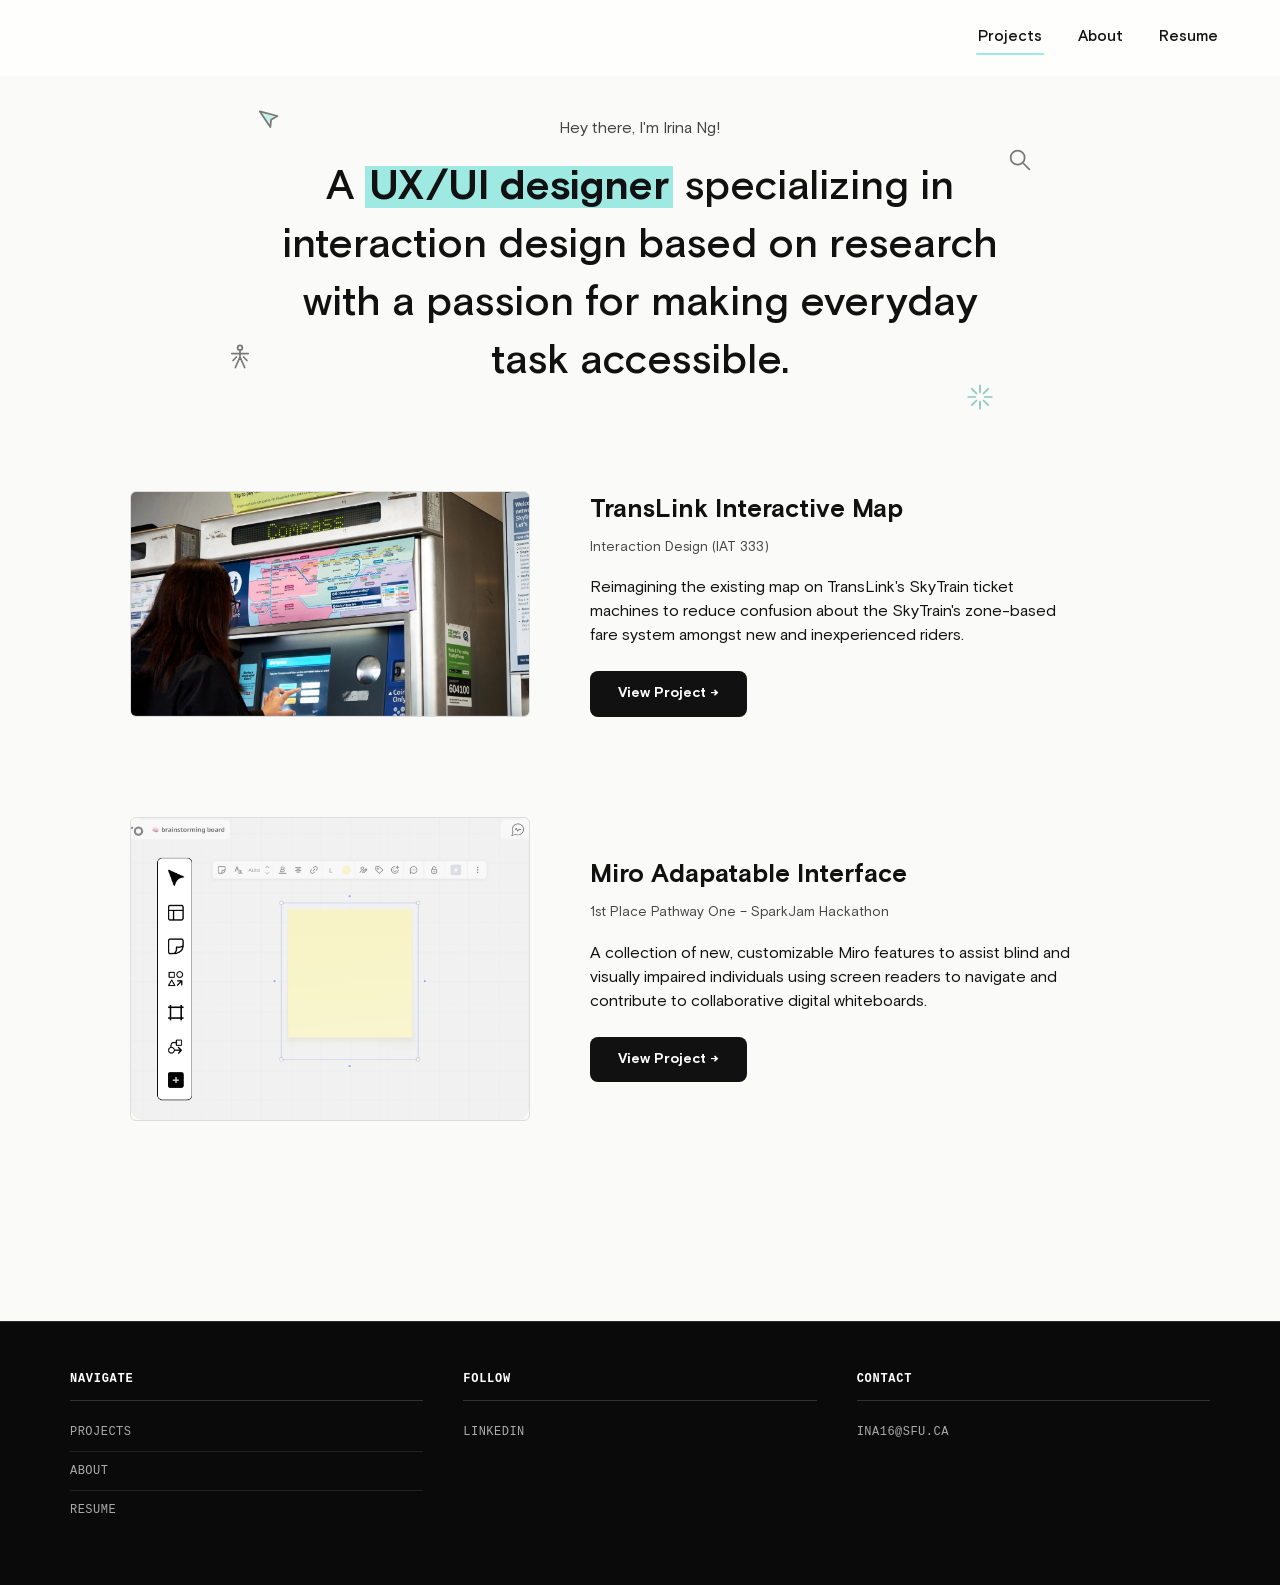
<file: index.html>
<!DOCTYPE html>
<html lang="en">
<head>
<meta charset="UTF-8">
<meta name="viewport" content="width=device-width, initial-scale=1.0">
<title>Irina Ng — Portfolio</title>
<link rel="preconnect" href="https://fonts.googleapis.com">
<link rel="preconnect" href="https://fonts.gstatic.com" crossorigin>
<link href="https://fonts.googleapis.com/css2?family=Quicksand:wght@500;600;700&family=Inter:wght@400;500;600&display=swap" rel="stylesheet">
<link rel="stylesheet" href="css/style.css">
<link rel="stylesheet" href="css/footer.css">
</head>
<body>

<a class="skip-link" href="#main-content">Skip to content</a>

<header class="site-header">
  <nav class="main-nav" aria-label="Primary">
    <a href="#projects" aria-current="page">Projects</a>
    <a href="about.html">About</a>
    <a href="assets/files/Irina-Ng-Resume.pdf" target="_blank" rel="noopener">Resume</a>
  </nav>
</header>

<main id="main-content">
  <section class="hero">
    <svg class="hero-icon hero-icon--cursor" viewBox="0 0 24 24" aria-hidden="true">
      <path d="M5 3l14 7-6 2-2 6-6-15z"/>
    </svg>
    <svg class="hero-icon hero-icon--search" viewBox="0 0 24 24" aria-hidden="true">
      <circle cx="10" cy="10" r="6"/>
      <line x1="15" y1="15" x2="20" y2="20"/>
    </svg>
    <svg class="hero-icon hero-icon--access" viewBox="0 0 24 24" aria-hidden="true">
      <circle cx="12" cy="4" r="2"/>
      <path d="M5 9h14M12 6v6M8 21l4-9 4 9M9 12l-3 3M15 12l3 3"/>
    </svg>
    <svg class="hero-icon hero-icon--spark" viewBox="0 0 24 24" aria-hidden="true">
      <path d="M12 2v6M12 16v6M2 12h6M16 12h6M5 5l4 4M15 15l4 4M5 19l4-4M15 9l4-4"/>
    </svg>

    <p class="hero-greeting">Hey there, I'm Irina Ng!</p>
    <h1 class="hero-title">
      A <span class="highlight">UX/UI designer</span> specializing
      in interaction design based on research with a
      passion for making everyday task accessible.
    </h1>
  </section>

  <section id="projects" class="projects">
    <article class="project">
      <div class="project-image landscape">
        <img src="assets/images/translink-map.png" alt="TransLink Compass ticket machine with interactive map">
      </div>
      <div class="project-info">
        <h2>TransLink Interactive Map</h2>
        <p class="project-tag">Interaction Design (IAT 333)</p>
        <p class="project-desc">
          Reimagining the existing map on TransLink's SkyTrain ticket
          machines to reduce confusion about the SkyTrain's zone-based
          fare system amongst new and inexperienced riders.
        </p>
        <a href="translink-interactive-map.html" class="btn">View Project →</a>
      </div>
    </article>

    <article class="project">
      <div class="project-image portrait">
        <img src="assets/images/miro-interface.png" alt="Miro whiteboard interface with a customizable sticky note toolbar">
      </div>
      <div class="project-info">
        <h2>Miro Adapatable Interface</h2>
        <p class="project-tag">1st Place Pathway One – SparkJam Hackathon</p>
        <p class="project-desc">
          A collection of new, customizable Miro features to assist blind
          and visually impaired individuals using screen readers to
          navigate and contribute to collaborative digital whiteboards.
        </p>
        <a href="miro-adaptive-interface.html" class="btn">View Project →</a>
      </div>
    </article>
  </section>
</main>

<footer class="site-footer">
  <div class="footer-grid">
    <div class="footer-col">
      <h3>Navigate</h3>
      <ul>
        <li><a href="#projects">Projects</a></li>
        <li><a href="about.html">About</a></li>
        <li><a href="assets/files/Irina-Ng-Resume.pdf" target="_blank" rel="noopener">Resume</a></li>
      </ul>
    </div>
    <div class="footer-col">
      <h3>Follow</h3>
      <ul>
        <li><a href="https://www.linkedin.com/in/irina-ng/" target="_blank" rel="noopener">LinkedIn</a></li>
      </ul>
    </div>
    <div class="footer-col">
      <h3>Contact</h3>
      <ul>
        <li><a href="mailto:ina16@sfu.ca">ina16@sfu.ca</a></li>
      </ul>
    </div>
  </div>
</footer>

<script>
  const header = document.querySelector('.site-header');
  const onScroll = () => header.classList.toggle('is-scrolled', window.scrollY > 8);
  document.addEventListener('scroll', onScroll, { passive: true });
  onScroll();
</script>

</body>
</html>
</file>
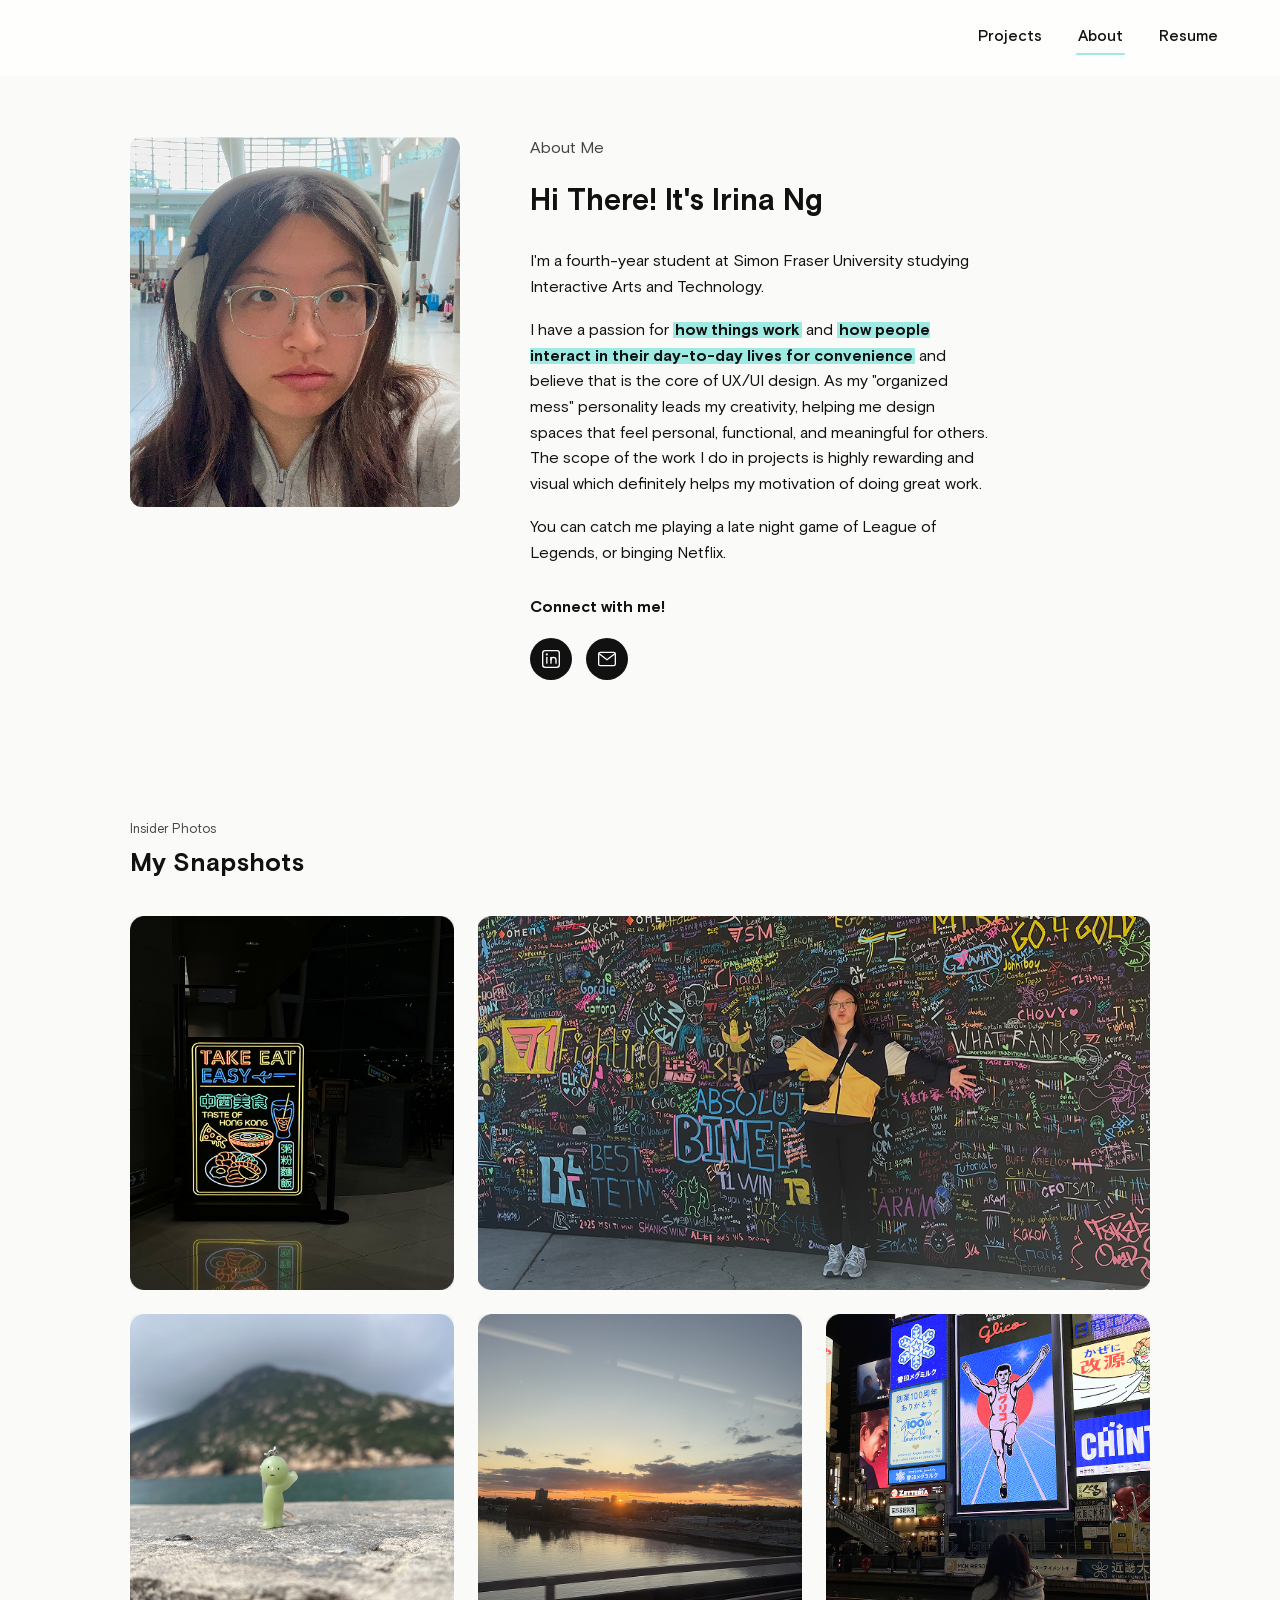
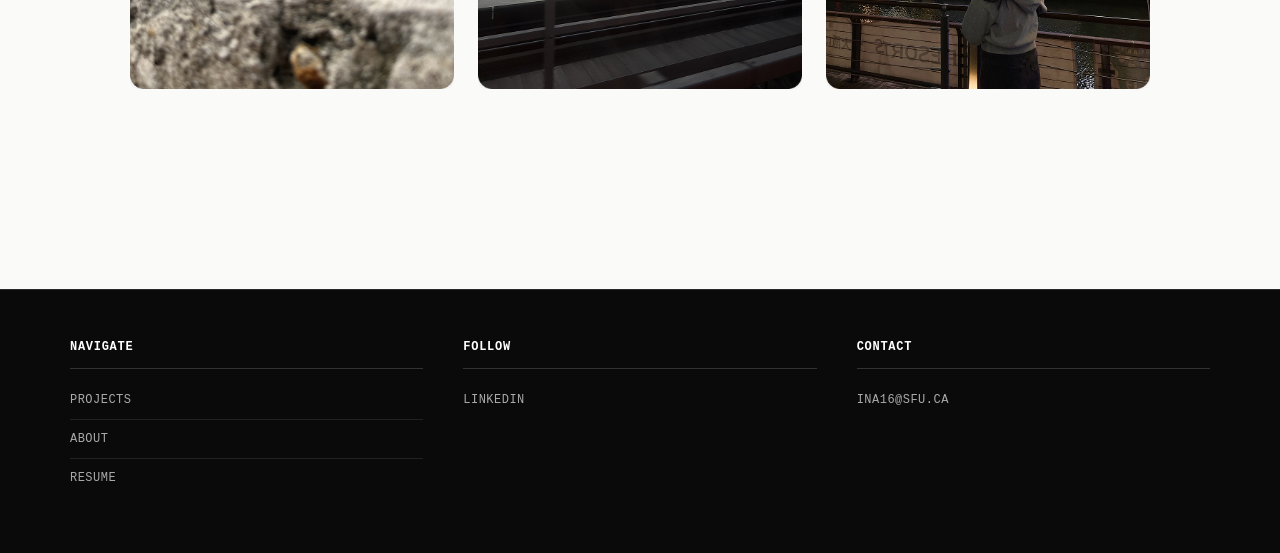
<file: about.html>
<!DOCTYPE html>
<html lang="en">
<head>
<meta charset="UTF-8">
<meta name="viewport" content="width=device-width, initial-scale=1.0">
<title>About — Irina Ng</title>
<link rel="stylesheet" href="css/style.css">
<link rel="stylesheet" href="css/about.css">
<link rel="stylesheet" href="css/footer.css">
</head>
<body>

<a class="skip-link" href="#main-content">Skip to content</a>

<header class="site-header">
  <nav class="main-nav" aria-label="Primary">
    <a href="index.html#projects">Projects</a>
    <a href="about.html" aria-current="page">About</a>
    <a href="assets/files/Irina-Ng-Resume.pdf" target="_blank" rel="noopener">Resume</a>
  </nav>
</header>

<main id="main-content" class="about-page">

  <section class="about-intro">
    <div class="about-photo">
      <img src="assets/images/about-profile.png" alt="Portrait of Irina Ng wearing glasses and headphones">
    </div>
    <div class="about-text">
      <p class="row-label">About Me</p>
      <h1>Hi There! It's Irina Ng</h1>
      <p>
        I'm a fourth-year student at Simon Fraser University studying
        Interactive Arts and Technology.
      </p>
      <p>
        I have a passion for <span class="highlight">how things work</span> and
        <span class="highlight">how people interact in their day-to-day lives
        for convenience</span> and believe that is the core of UX/UI design. As
        my "organized mess" personality leads my creativity, helping me design
        spaces that feel personal, functional, and meaningful for others. The
        scope of the work I do in projects is highly rewarding and visual which
        definitely helps my motivation of doing great work.
      </p>
      <p>
        You can catch me playing a late night game of League of Legends, or
        binging Netflix.
      </p>

      <div class="connect">
        <p class="connect-label">Connect with me!</p>
        <div class="connect-icons">
          <a href="https://www.linkedin.com/in/irina-ng/" target="_blank" rel="noopener" aria-label="Irina's LinkedIn profile" class="connect-icon">
            <svg viewBox="0 0 24 24" aria-hidden="true">
              <rect x="2" y="2" width="20" height="20" rx="3"/>
              <line x1="7" y1="10" x2="7" y2="17"/>
              <circle cx="7" cy="6.5" r="0.5" fill="currentColor"/>
              <line x1="12" y1="10" x2="12" y2="17"/>
              <path d="M12 13c0-1.7 1.3-3 3-3s3 1.3 3 3v4"/>
            </svg>
          </a>
          <a href="mailto:ina16@sfu.ca" aria-label="Email Irina" class="connect-icon">
            <svg viewBox="0 0 24 24" aria-hidden="true">
              <rect x="2" y="4" width="20" height="16" rx="2"/>
              <path d="M3 6l9 7 9-7"/>
            </svg>
          </a>
        </div>
      </div>
    </div>
  </section>

  <section class="about-snapshots">
    <p class="row-label">Insider Photos</p>
    <h2>My Snapshots</h2>

    <div class="snapshot-grid">
      <div class="snapshot tall">
        <img src="assets/images/about-snap-neon-sign.png" alt="Glowing neon sign reading Take Eat Easy, Taste of Hong Kong">
      </div>
      <div class="snapshot wide">
        <img src="assets/images/about-snap-mural.png" alt="Irina standing in front of a colourful graffiti wall">
      </div>
      <div class="snapshot">
        <img src="assets/images/about-snap-figurine.png" alt="Small green figurine on a stone ledge with mountains in the background">
      </div>
      <div class="snapshot">
        <img src="assets/images/about-snap-sunset.png" alt="Sunset over a river seen from a SkyTrain platform">
      </div>
      <div class="snapshot">
        <img src="assets/images/about-snap-osaka.png" alt="Person looking up at neon billboards including the Glico running man sign in Osaka">
      </div>
    </div>
  </section>

</main>

<footer class="site-footer">
  <div class="footer-grid">
    <div class="footer-col">
      <h3>Navigate</h3>
      <ul>
        <li><a href="index.html#projects">Projects</a></li>
        <li><a href="about.html">About</a></li>
        <li><a href="assets/files/Irina-Ng-Resume.pdf" target="_blank" rel="noopener">Resume</a></li>
      </ul>
    </div>
    <div class="footer-col">
      <h3>Follow</h3>
      <ul>
        <li><a href="https://www.linkedin.com/in/irina-ng/" target="_blank" rel="noopener">LinkedIn</a></li>
      </ul>
    </div>
    <div class="footer-col">
      <h3>Contact</h3>
      <ul>
        <li><a href="mailto:ina16@sfu.ca">ina16@sfu.ca</a></li>
      </ul>
    </div>
  </div>
</footer>

<script>
  const header = document.querySelector('.site-header');
  const onScroll = () => header.classList.toggle('is-scrolled', window.scrollY > 8);
  document.addEventListener('scroll', onScroll, { passive: true });
  onScroll();
</script>

</body>
</html>
</file>
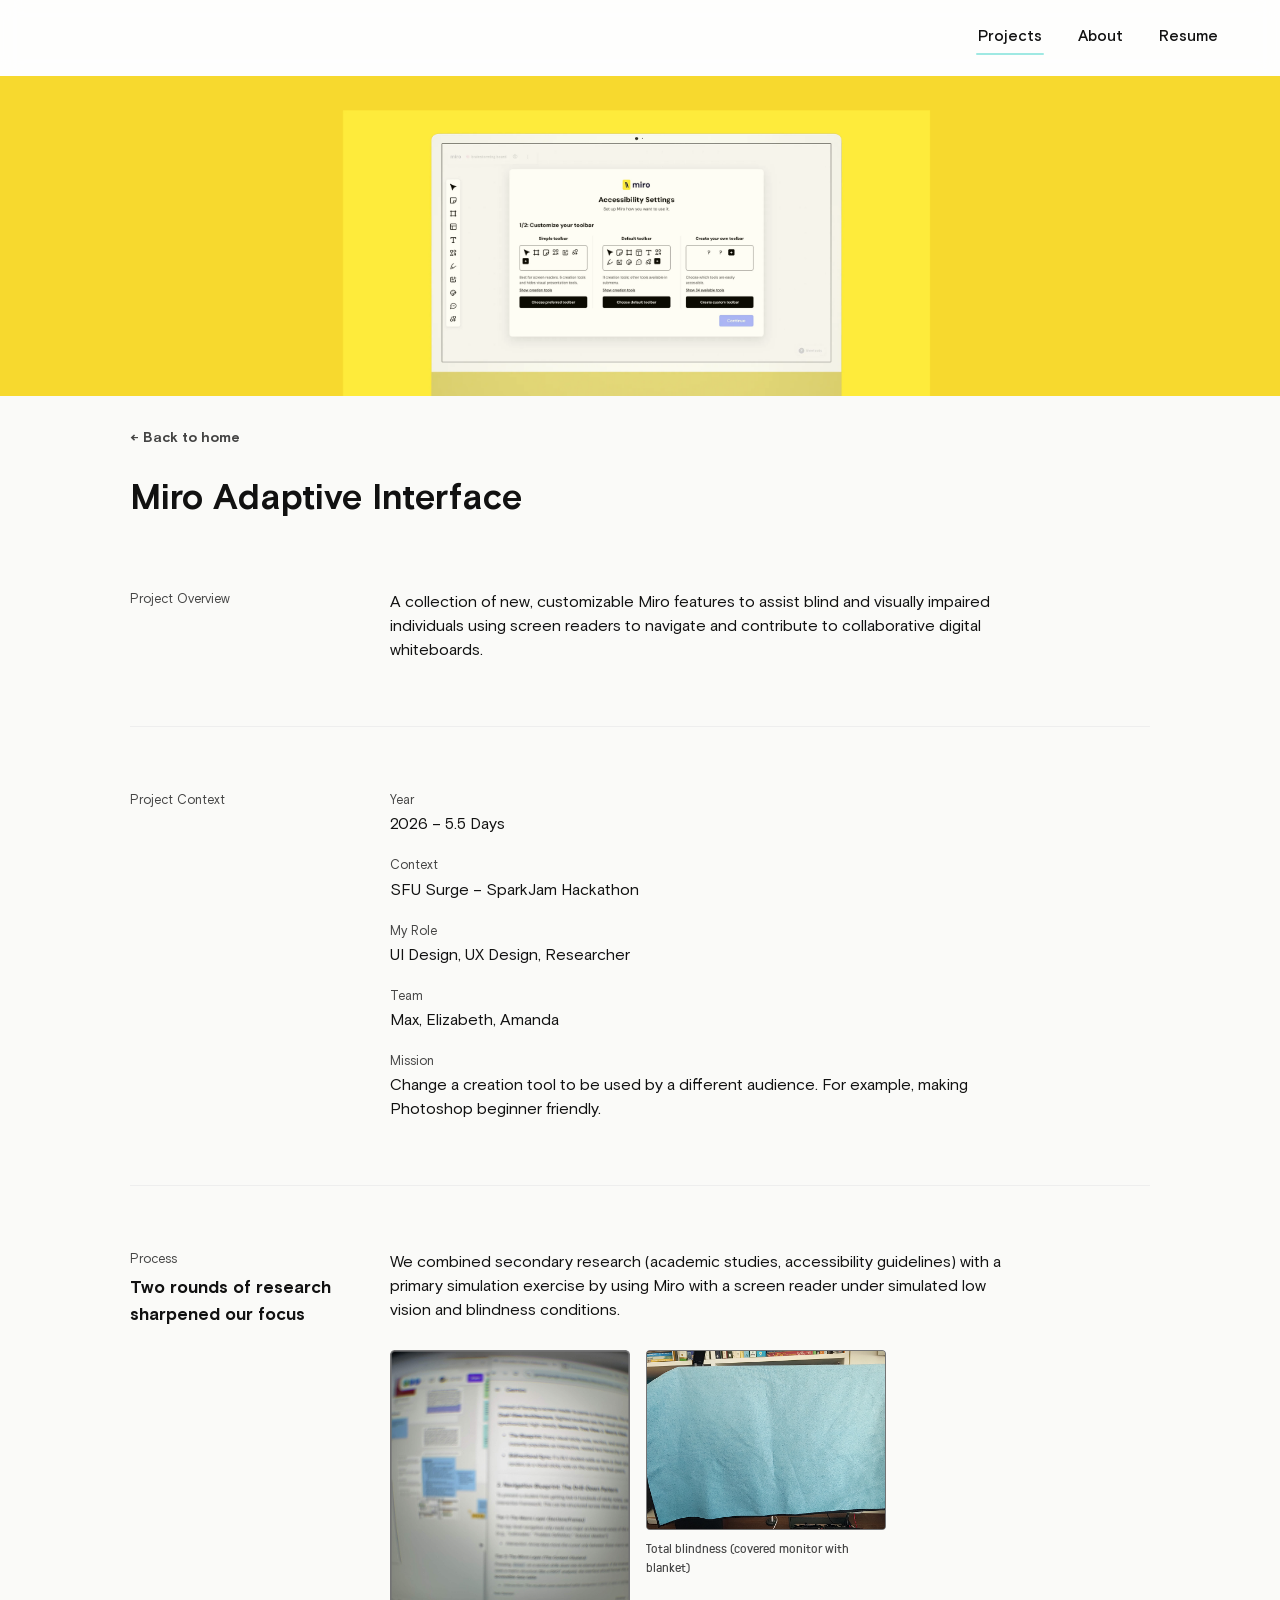
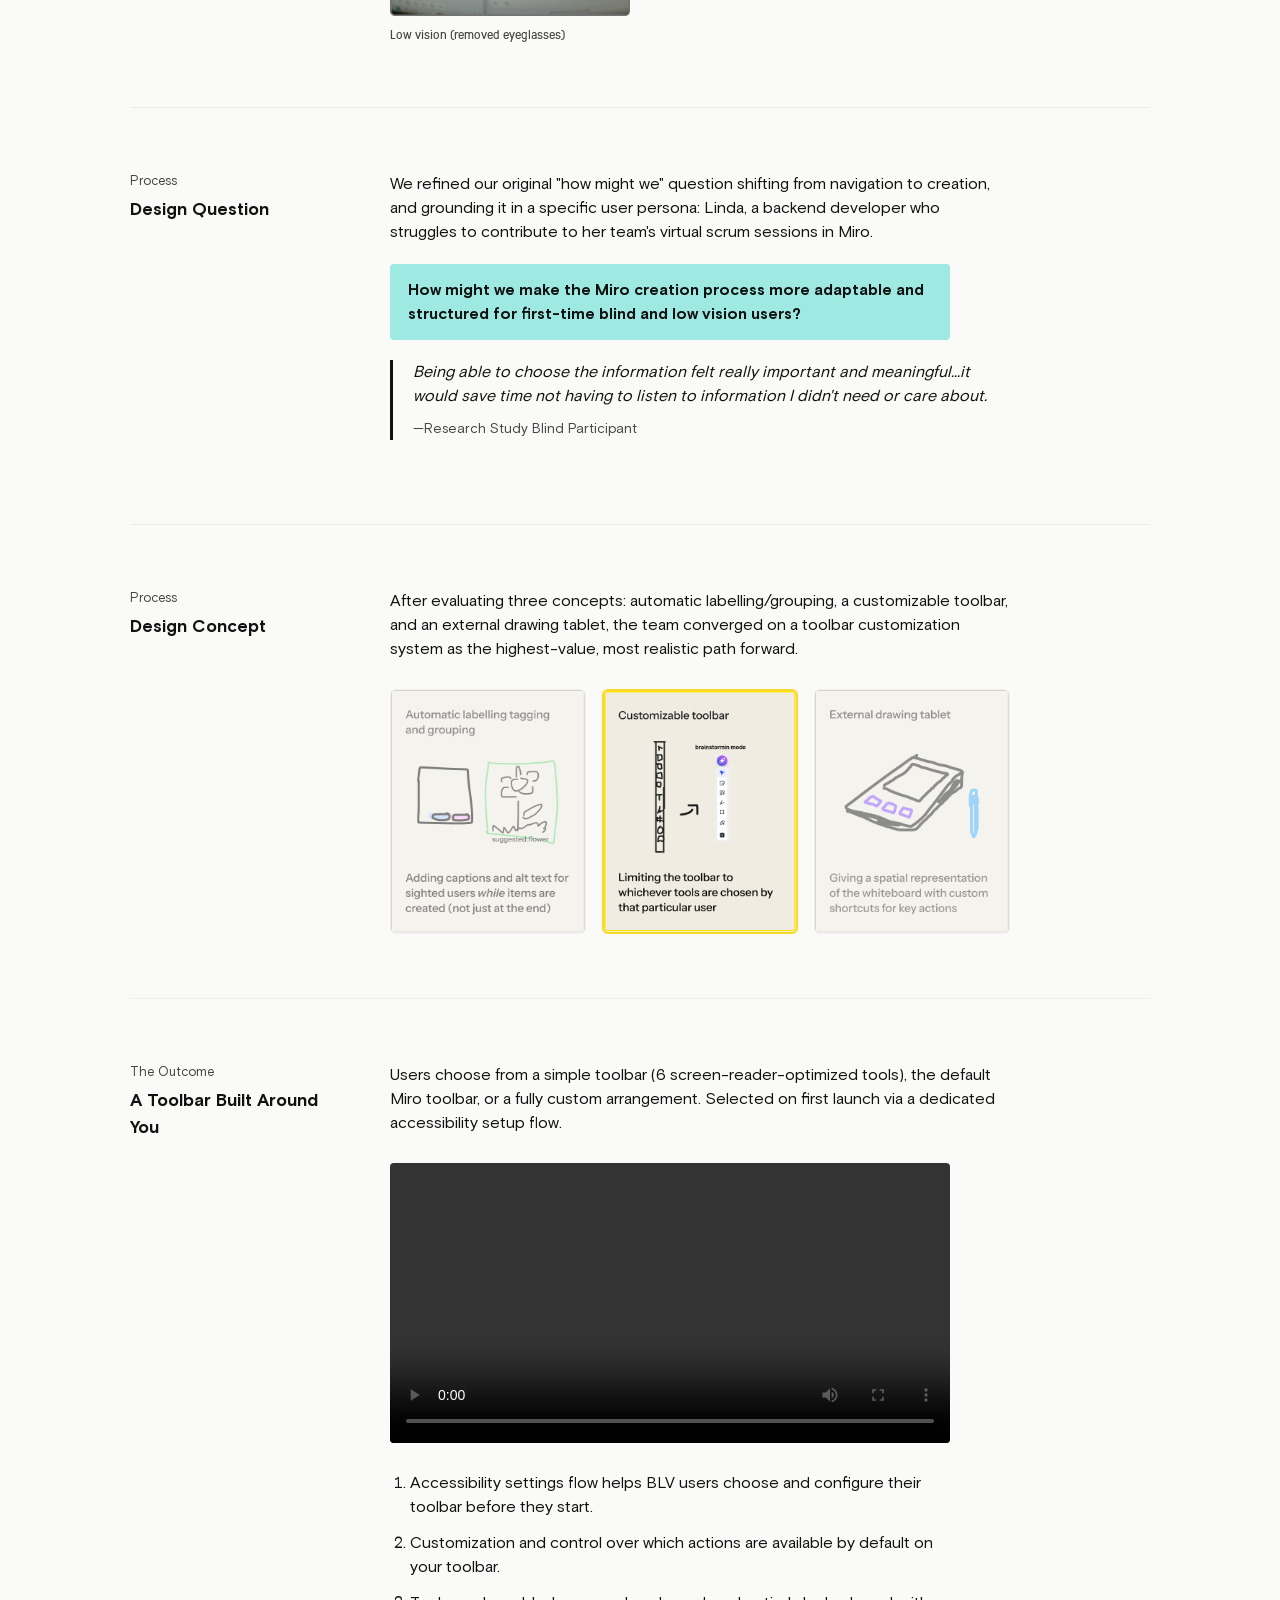
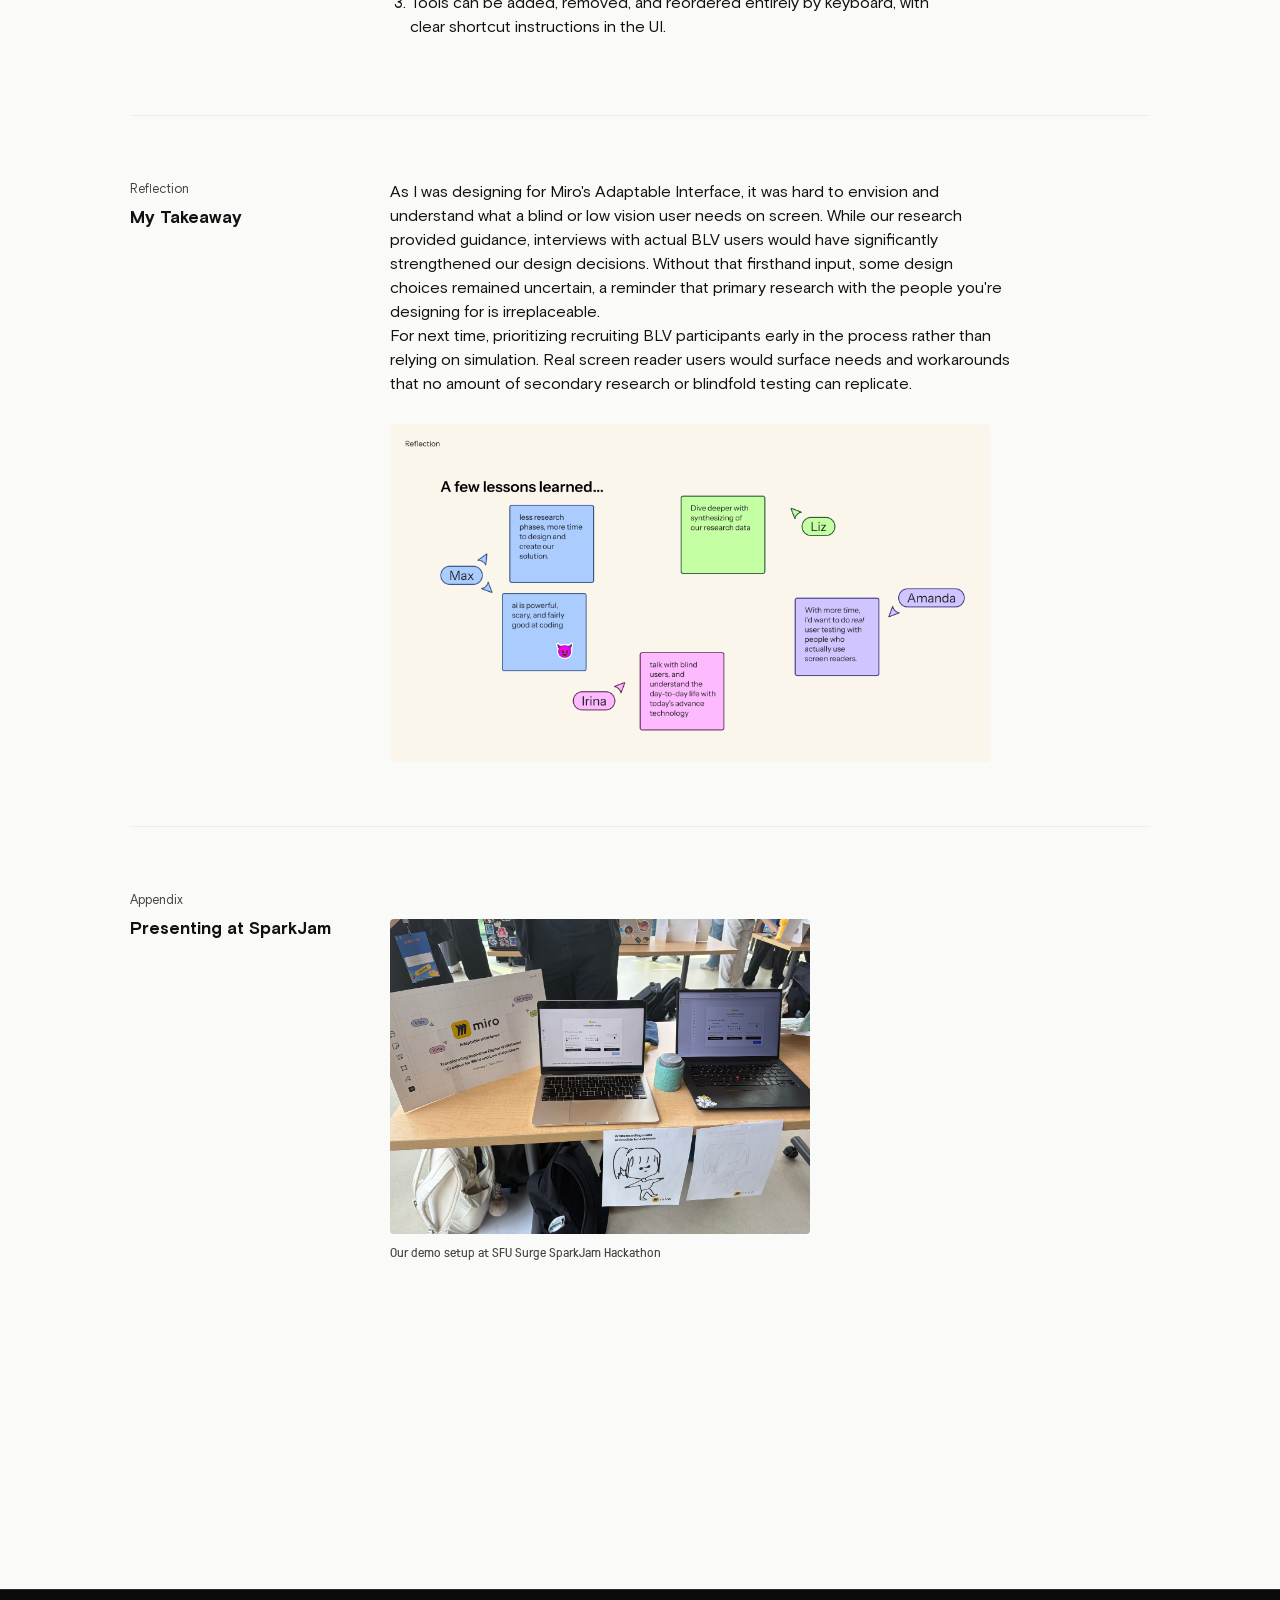
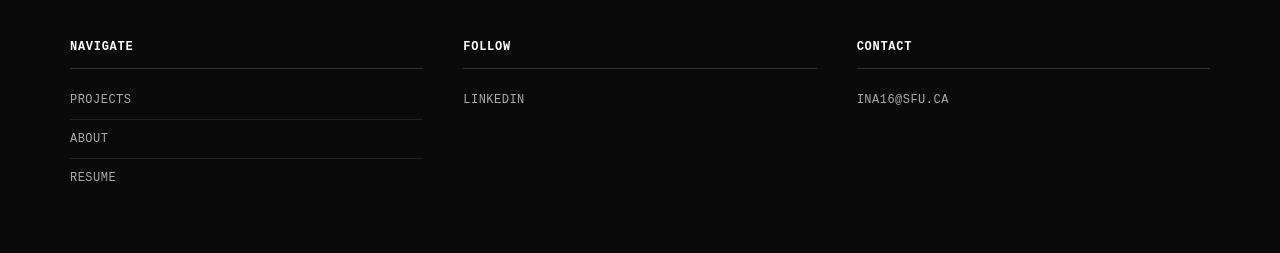
<file: miro-adaptive-interface.html>
<!DOCTYPE html>
<html lang="en">
<head>
<meta charset="UTF-8">
<meta name="viewport" content="width=device-width, initial-scale=1.0">
<title>Miro Adaptive Interface — Irina Ng</title>
<link rel="stylesheet" href="css/style.css">
<link rel="stylesheet" href="css/project.css">
<link rel="stylesheet" href="css/footer.css">
</head>
<body>

<a class="skip-link" href="#main-content">Skip to content</a>

<header class="site-header">
  <nav class="main-nav" aria-label="Primary">
    <a href="index.html#projects" aria-current="page">Projects</a>
    <a href="about.html">About</a>
    <a href="assets/files/Irina-Ng-Resume.pdf" target="_blank" rel="noopener">Resume</a>
  </nav>
</header>

<div class="project-hero miro-hero">
  <img src="assets/images/miro-hero.png" alt="Miro accessibility settings screen for customizing your toolbar">
</div>

<main class="project-page" id="main-content">

  <a href="index.html" class="back-link">← Back to home</a>

  <section class="project-section">
    <h1 class="project-title">Miro Adaptive Interface</h1>
  </section>

  <section class="project-section row">
    <p class="row-label">Project Overview</p>
    <p class="row-body">
      A collection of new, customizable Miro features to assist blind and
      visually impaired individuals using screen readers to navigate and
      contribute to collaborative digital whiteboards.
    </p>
  </section>

  <section class="project-section row">
    <p class="row-label">Project Context</p>
    <div class="row-body meta-list">
      <div class="meta-item">
        <p class="meta-label">Year</p>
        <p>2026 – 5.5 Days</p>
      </div>
      <div class="meta-item">
        <p class="meta-label">Context</p>
        <p>SFU Surge – SparkJam Hackathon</p>
      </div>
      <div class="meta-item">
        <p class="meta-label">My Role</p>
        <p>UI Design, UX Design, Researcher</p>
      </div>
      <div class="meta-item">
        <p class="meta-label">Team</p>
        <p>Max, Elizabeth, Amanda</p>
      </div>
      <div class="meta-item">
        <p class="meta-label">Mission</p>
        <p>Change a creation tool to be used by a different audience. For example, making Photoshop beginner friendly.</p>
      </div>
    </div>
  </section>

  <section class="project-section row">
    <div class="row-label-group">
      <p class="row-label">Process</p>
      <h2 class="row-heading">Two rounds of research sharpened our focus</h2>
    </div>
    <div class="row-body">
      <p>
        We combined secondary research (academic studies, accessibility
        guidelines) with a primary simulation exercise by using Miro with a
        screen reader under simulated low vision and blindness conditions.
      </p>

      <div class="research-photos">
        <figure>
          <img src="assets/images/miro-research-lowvision.png" alt="Screen viewed through simulated low vision goggles">
          <figcaption>Low vision (removed eyeglasses)</figcaption>
        </figure>
        <figure>
          <img src="assets/images/miro-research-blindness.png" alt="Monitor covered with a blanket to simulate total blindness">
          <figcaption>Total blindness (covered monitor with blanket)</figcaption>
        </figure>
      </div>
    </div>
  </section>

  <section class="project-section row">
    <div class="row-label-group">
      <p class="row-label">Process</p>
      <h2 class="row-heading">Design Question</h2>
    </div>
    <div class="row-body">
      <p>
        We refined our original "how might we" question shifting from
        navigation to creation, and grounding it in a specific user persona:
        Linda, a backend developer who struggles to contribute to her team's
        virtual scrum sessions in Miro.
      </p>
      <p class="design-question">
        How might we make the Miro creation process more adaptable and
        structured for first-time blind and low vision users?
      </p>
      <blockquote class="research-quote">
        <p>
          Being able to choose the information felt really important and
          meaningful…it would save time not having to listen to information
          I didn't need or care about.
        </p>
        <cite>—Research Study Blind Participant</cite>
      </blockquote>
    </div>
  </section>

  <section class="project-section row">
    <div class="row-label-group">
      <p class="row-label">Process</p>
      <h2 class="row-heading">Design Concept</h2>
    </div>
    <div class="row-body">
      <p>
        After evaluating three concepts: automatic labelling/grouping, a
        customizable toolbar, and an external drawing tablet, the team
        converged on a toolbar customization system as the highest-value,
        most realistic path forward.
      </p>

      <div class="concept-grid">
        <figure class="concept-card">
          <img src="assets/images/miro-concept-labelling.png" alt="Automatic labelling, tagging, and grouping concept sketch">
        </figure>
        <figure class="concept-card concept-card--selected">
          <img src="assets/images/miro-concept-toolbar.png" alt="Customizable toolbar concept sketch">
        </figure>
        <figure class="concept-card">
          <img src="assets/images/miro-concept-tablet.png" alt="External drawing tablet concept sketch">
        </figure>
      </div>
    </div>
  </section>

  <section class="project-section row">
    <div class="row-label-group">
      <p class="row-label">The Outcome</p>
      <h2 class="row-heading">A Toolbar Built Around You</h2>
    </div>
    <div class="row-body">
      <p>
        Users choose from a simple toolbar (6 screen-reader-optimized tools),
        the default Miro toolbar, or a fully custom arrangement. Selected on
        first launch via a dedicated accessibility setup flow.
      </p>

      <div class="outcome-image">
        <video controls playsinline preload="metadata">
          <source src="assets/videos/miro-prototype-walkthrough.mp4" type="video/mp4">
          Your browser doesn't support embedded video. <a href="assets/videos/miro-prototype-walkthrough.mp4">Download the prototype walkthrough</a> instead.
        </video>
      </div>

      <ol class="outcome-list">
        <li>Accessibility settings flow helps BLV users choose and configure their toolbar before they start.</li>
        <li>Customization and control over which actions are available by default on your toolbar.</li>
        <li>Tools can be added, removed, and reordered entirely by keyboard, with clear shortcut instructions in the UI.</li>
      </ol>
    </div>
  </section>

  <section class="project-section row">
    <div class="row-label-group">
      <p class="row-label">Reflection</p>
      <h2 class="row-heading">My Takeaway</h2>
    </div>
    <div class="row-body">
      <p>
        As I was designing for Miro's Adaptable Interface, it was hard to
        envision and understand what a blind or low vision user needs on
        screen. While our research provided guidance, interviews with actual
        BLV users would have significantly strengthened our design decisions.
        Without that firsthand input, some design choices remained uncertain,
        a reminder that primary research with the people you're designing for
        is irreplaceable.
      </p>
      <p>
        For next time, prioritizing recruiting BLV participants early in the
        process rather than relying on simulation. Real screen reader users
        would surface needs and workarounds that no amount of secondary
        research or blindfold testing can replicate.
      </p>
      <figure class="project-figure project-figure--wide">
        <img src="assets/images/miro-team-reflection.png" alt="Team reflection board titled 'A few lessons learned' with sticky notes from Max, Liz, Amanda, and Irina">
      </figure>
    </div>
  </section>

  <section class="project-section row">
    <div class="row-label-group">
      <p class="row-label">Appendix</p>
      <h2 class="row-heading">Presenting at SparkJam</h2>
    </div>
    <div class="row-body">
      <figure class="project-figure">
        <img src="assets/images/miro-hackathon-demo.jpg" alt="Miro Adaptable Interfaces poster and laptop demo set up at the SFU Surge SparkJam Hackathon">
        <figcaption>Our demo setup at SFU Surge SparkJam Hackathon</figcaption>
      </figure>
    </div>
  </section>

</main>

<footer class="site-footer">
  <div class="footer-grid">
    <div class="footer-col">
      <h3>Navigate</h3>
      <ul>
        <li><a href="index.html#projects">Projects</a></li>
        <li><a href="about.html">About</a></li>
        <li><a href="assets/files/Irina-Ng-Resume.pdf" target="_blank" rel="noopener">Resume</a></li>
      </ul>
    </div>
    <div class="footer-col">
      <h3>Follow</h3>
      <ul>
        <li><a href="https://www.linkedin.com/in/irina-ng/" target="_blank" rel="noopener">LinkedIn</a></li>
      </ul>
    </div>
    <div class="footer-col">
      <h3>Contact</h3>
      <ul>
        <li><a href="mailto:ina16@sfu.ca">ina16@sfu.ca</a></li>
      </ul>
    </div>
  </div>
</footer>

<script>
  const header = document.querySelector('.site-header');
  const onScroll = () => header.classList.toggle('is-scrolled', window.scrollY > 8);
  document.addEventListener('scroll', onScroll, { passive: true });
  onScroll();
</script>

</body>
</html>
</file>
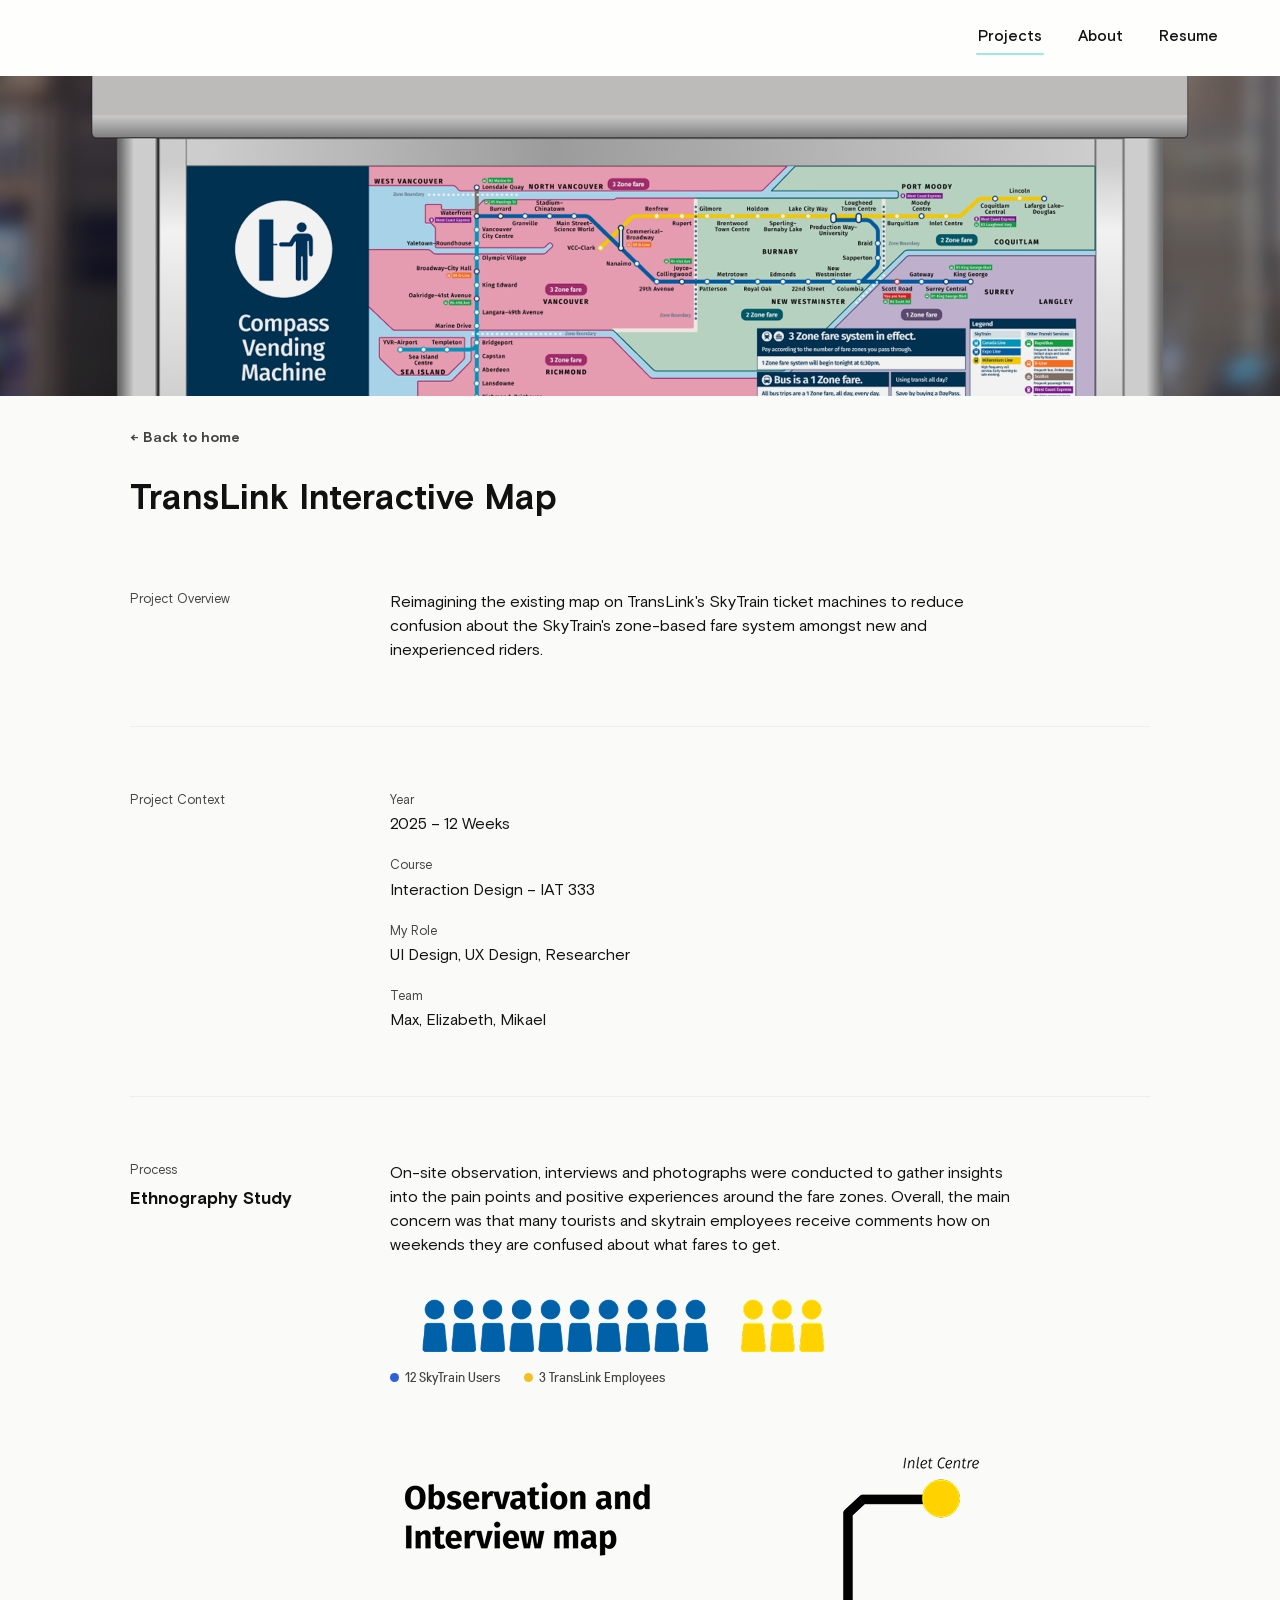
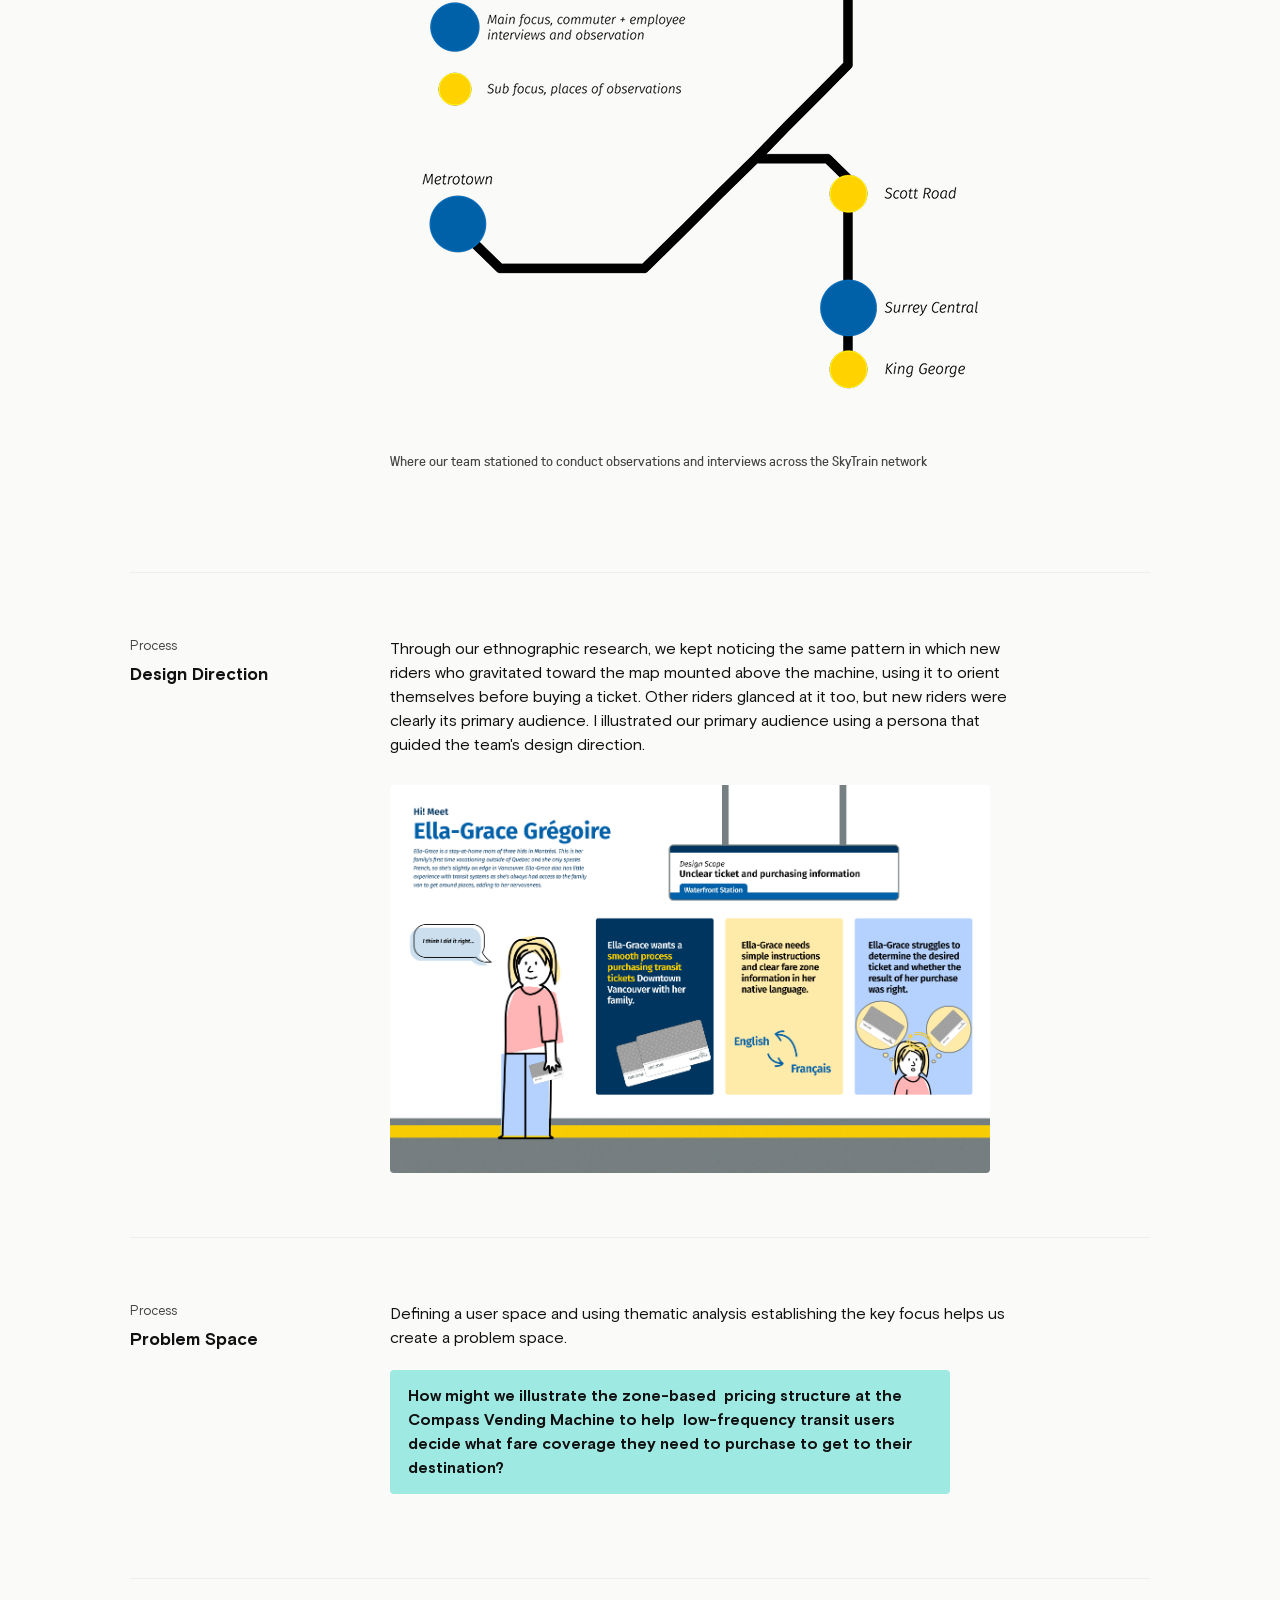
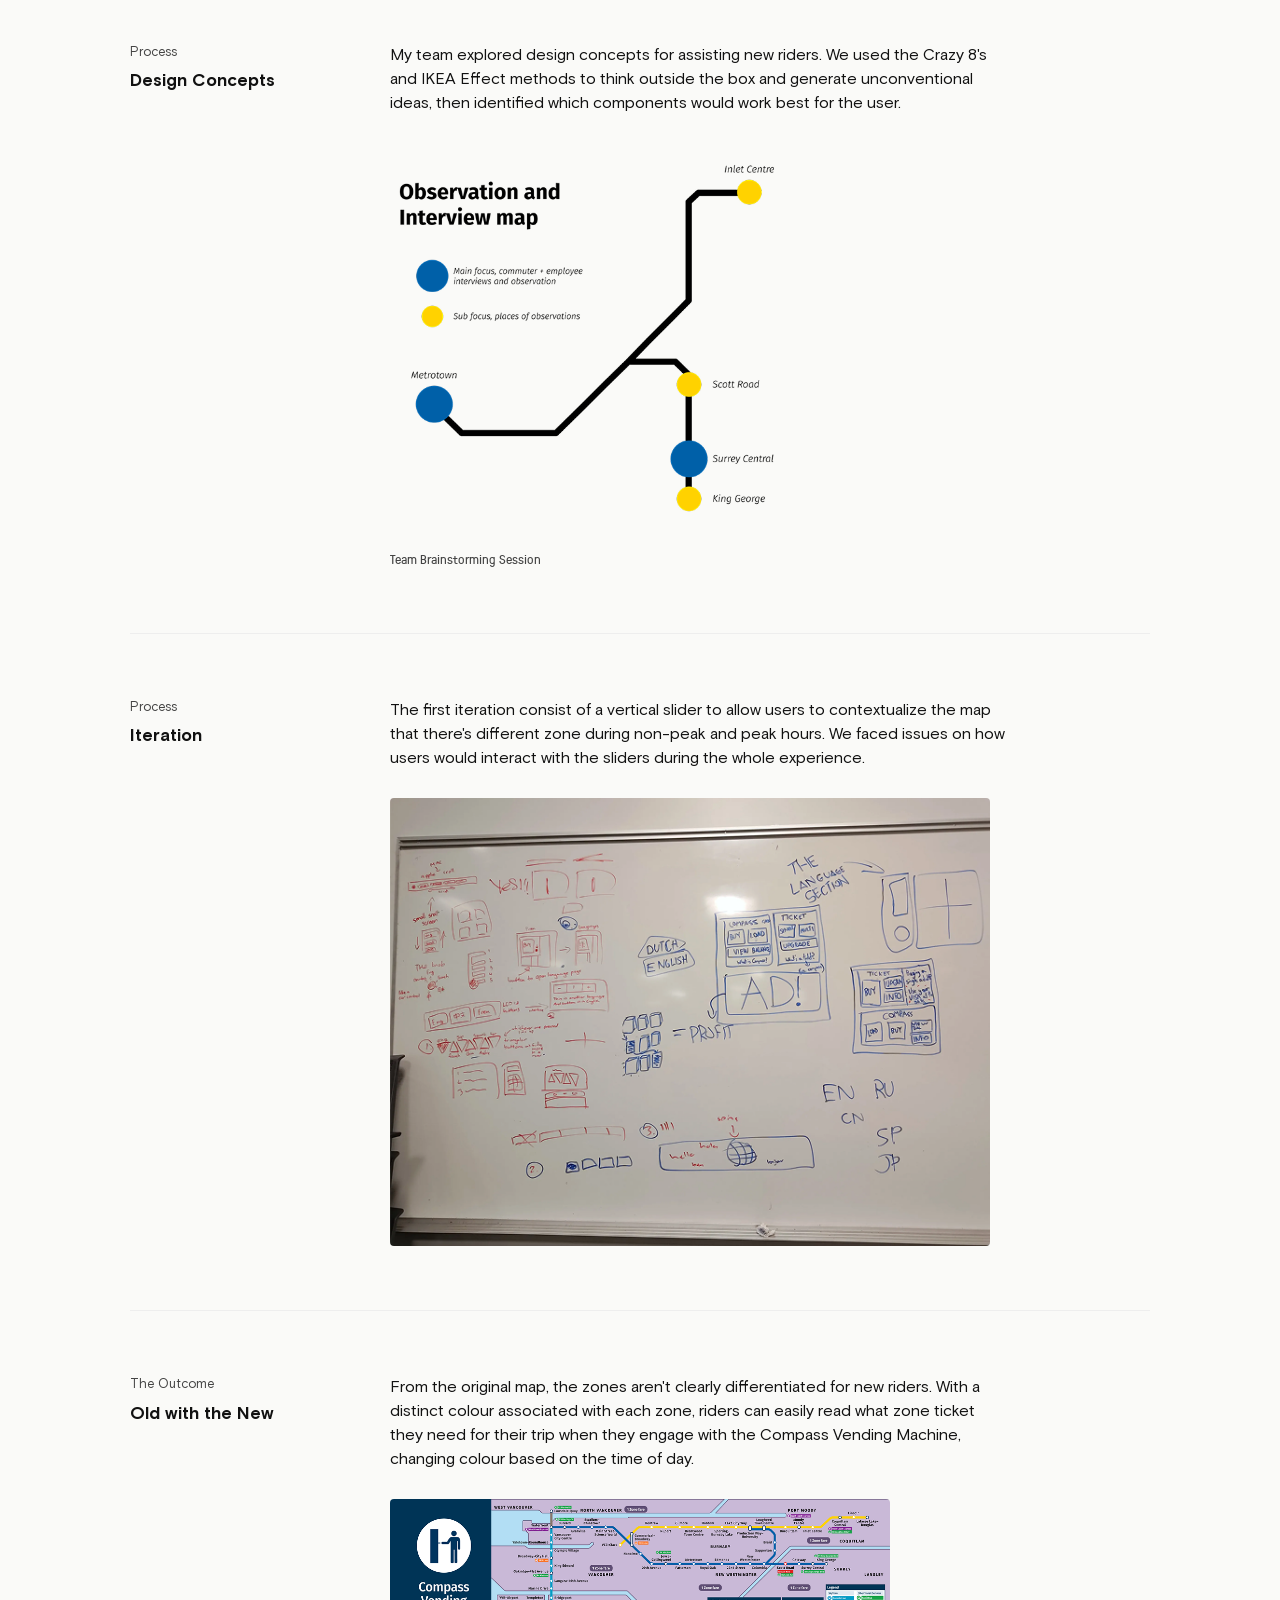
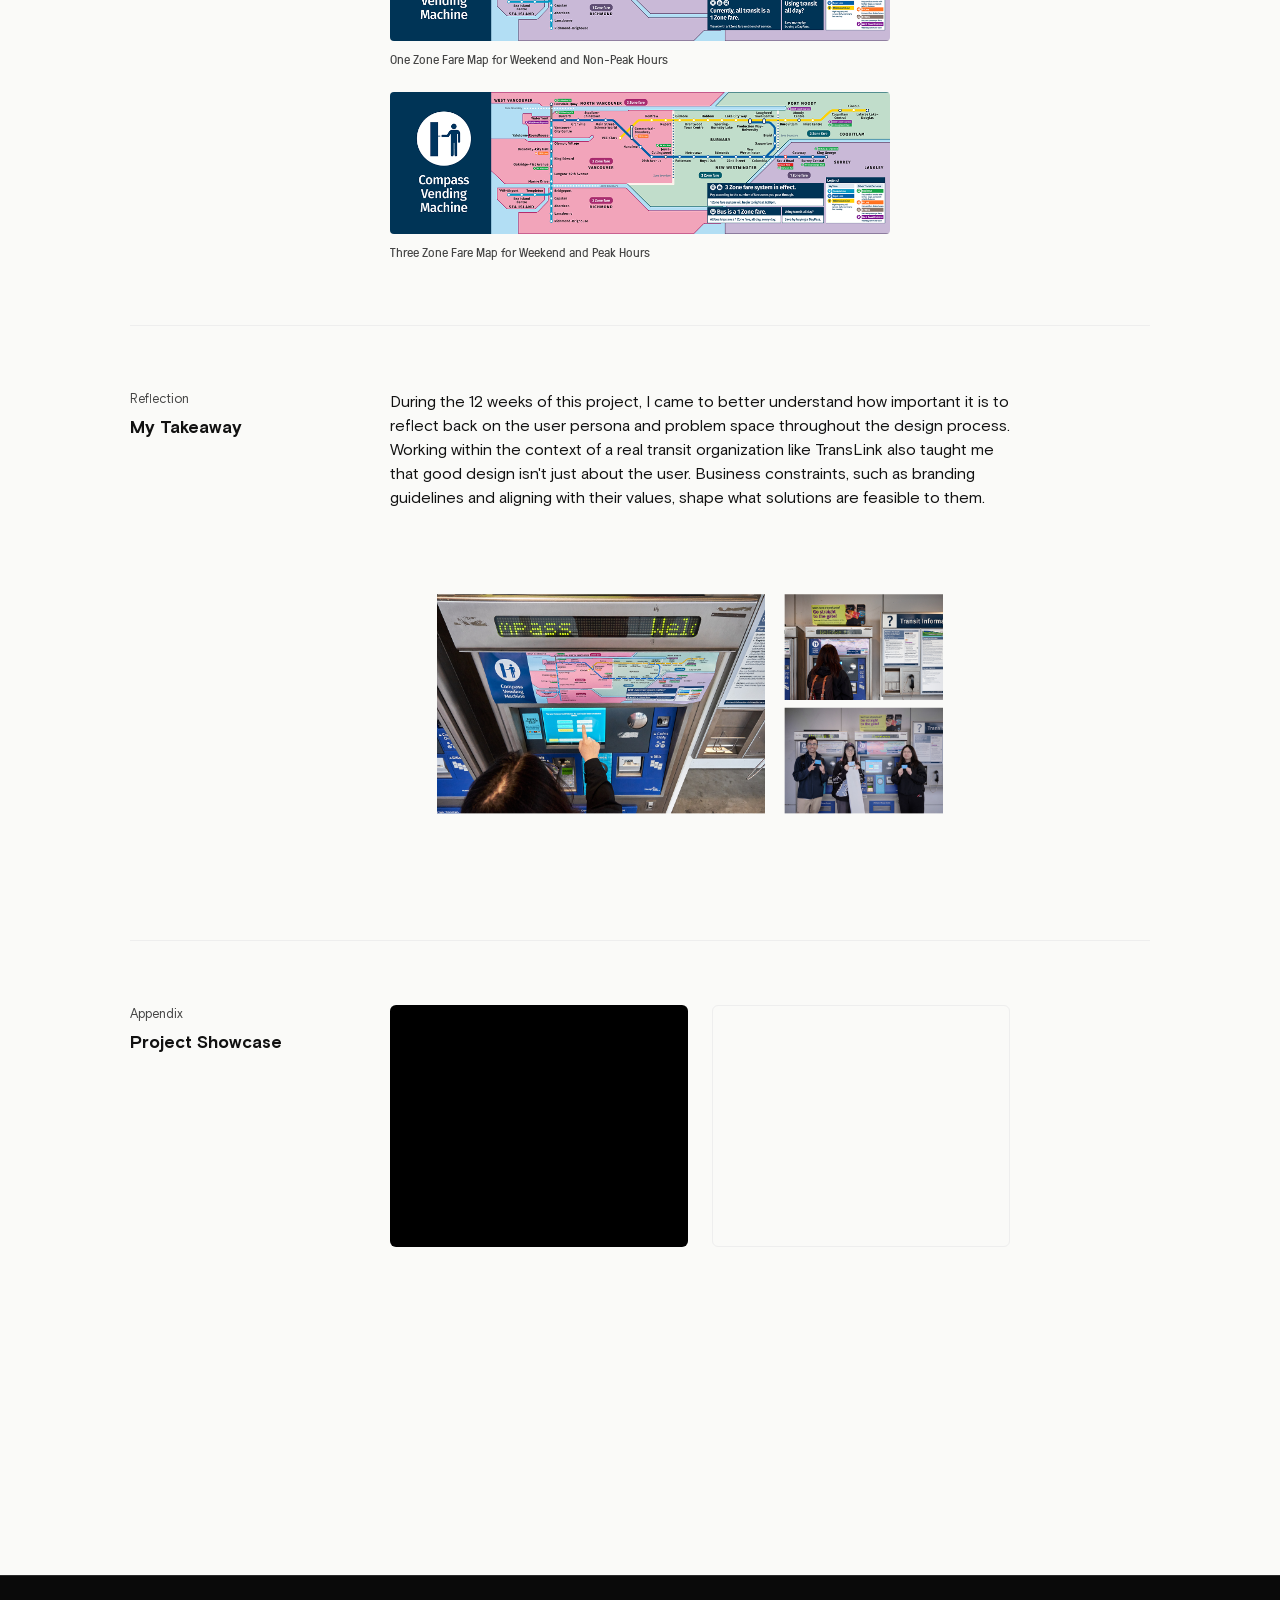
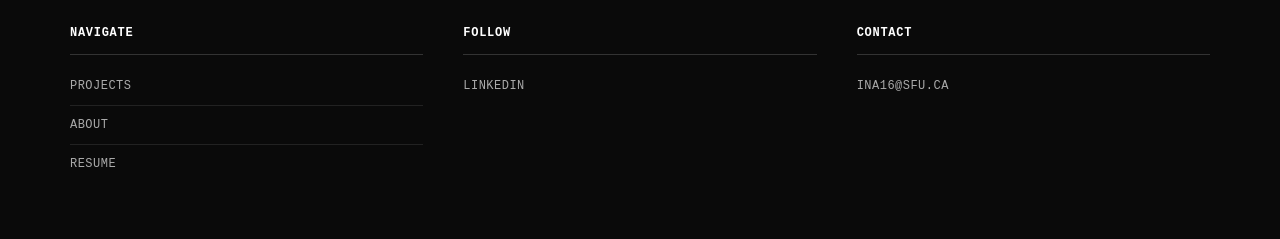
<file: translink-interactive-map.html>
<!DOCTYPE html>
<html lang="en">
<head>
<meta charset="UTF-8">
<meta name="viewport" content="width=device-width, initial-scale=1.0">
<title>TransLink Interactive Map — Irina Ng</title>
<link rel="stylesheet" href="css/style.css">
<link rel="stylesheet" href="css/project.css">
<link rel="stylesheet" href="css/footer.css">
</head>
<body>

<a class="skip-link" href="#main-content">Skip to content</a>

<header class="site-header">
  <nav class="main-nav" aria-label="Primary">
    <a href="index.html#projects" aria-current="page">Projects</a>
    <a href="about.html">About</a>
    <a href="assets/files/Irina-Ng-Resume.pdf" target="_blank" rel="noopener">Resume</a>
  </nav>
</header>

<div class="project-hero">
  <img src="assets/images/translink-hero.jpg" alt="Interactive Zone Map sign above the Compass vending machine">
</div>

<main class="project-page" id="main-content">

  <a href="index.html" class="back-link">← Back to home</a>

  <section class="project-section">
    <h1 class="project-title">TransLink Interactive Map</h1>
  </section>

  <section class="project-section row">
    <p class="row-label">Project Overview</p>
    <p class="row-body">
      Reimagining the existing map on TransLink's SkyTrain ticket machines to
      reduce confusion about the SkyTrain's zone-based fare system amongst new
      and inexperienced riders.
    </p>
  </section>

  <section class="project-section row">
    <p class="row-label">Project Context</p>
    <div class="row-body meta-list">
      <div class="meta-item">
        <p class="meta-label">Year</p>
        <p>2025 – 12 Weeks</p>
      </div>
      <div class="meta-item">
        <p class="meta-label">Course</p>
        <p>Interaction Design – IAT 333</p>
      </div>
      <div class="meta-item">
        <p class="meta-label">My Role</p>
        <p>UI Design, UX Design, Researcher</p>
      </div>
      <div class="meta-item">
        <p class="meta-label">Team</p>
        <p>Max, Elizabeth, Mikael</p>
      </div>
    </div>
  </section>

  <section class="project-section row">
    <div class="row-label-group">
      <p class="row-label">Process</p>
      <h2 class="row-heading">Ethnography Study</h2>
    </div>
    <div class="row-body">
      <p>
        On-site observation, interviews and photographs were conducted to gather
        insights into the pain points and positive experiences around the fare
        zones. Overall, the main concern was that many tourists and skytrain
        employees receive comments how on weekends they are confused about what
        fares to get.
      </p>

      <div class="people-icons">
        <img src="assets/images/translink-people-icons.png" alt="12 SkyTrain users and 3 TransLink employees represented as icons" class="people-icons-img">
        <p class="people-icons-caption">
          <span><span class="dot dot--blue"></span>12 SkyTrain Users</span>
          <span><span class="dot dot--yellow"></span>3 TransLink Employees</span>
        </p>
      </div>

      <div class="observation-map">
            <img src="assets/images/translink-whiteboard.jpg" alt="Team brainstorming session on a whiteboard">
            <p class="people-icons-caption">Where our team stationed to conduct observations and interviews across the SkyTrain network</p>
      </div>
    </div>
  </section>

  <section class="project-section row">
    <div class="row-label-group">
      <p class="row-label">Process</p>
      <h2 class="row-heading">Design Direction</h2>
    </div>
    <div class="row-body">
      <p>
        Through our ethnographic research, we kept noticing the same pattern in
        which new riders who gravitated toward the map mounted above the
        machine, using it to orient themselves before buying a ticket. Other
        riders glanced at it too, but new riders were clearly its primary
        audience. I illustrated our primary audience using a persona that
        guided the team's design direction.
      </p>
      <figure class="project-figure project-figure--wide">
        <img src="assets/images/translink-persona.png" alt="Persona card for Ella-Grace Grégoire, a stay-at-home mom visiting Vancouver who struggles with unclear ticket and fare zone information">
      </figure>
    </div>
  </section>

  <section class="project-section row">
    <div class="row-label-group">
      <p class="row-label">Process</p>
      <h2 class="row-heading">Problem Space</h2>
    </div>
    <div class="row-body">
      <p>
        Defining a user space and using thematic analysis establishing the
        key focus helps us create a problem space.
      </p>
      <p class="design-question">
        How might we illustrate the<span class="highlight">zone-based</span>
        pricing structure at the Compass Vending Machine to help
        <span class="highlight">low-frequency transit users</span> decide
        what fare coverage they need to purchase to get to their destination?
      </p>
    </div>
  </section>

  <section class="project-section row">
    <div class="row-label-group">
      <p class="row-label">Process</p>
      <h2 class="row-heading">Design Concepts</h2>
    </div>
    <div class="row-body">
      <p>
        My team explored design concepts for assisting new riders. We used
        the Crazy 8's and IKEA Effect methods to think outside the box and
        generate unconventional ideas, then identified which components
        would work best for the user.
      </p>
      <figure class="project-figure">
        <img src="assets/images/translink-whiteboard.jpg" alt="Team brainstorming session on a whiteboard">
        <figcaption>Team Brainstorming Session</figcaption>
      </figure>
    </div>
  </section>

  <section class="project-section row">
    <div class="row-label-group">
      <p class="row-label">Process</p>
      <h2 class="row-heading">Iteration</h2>
    </div>
    <div class="row-body">
      <p>
        The first iteration consist of a vertical slider to allow users to
        contextualize the map that there's different zone during non-peak and
        peak hours. We faced issues on how users would interact with the
        sliders during the whole experience.
      </p>
      <figure class="project-figure project-figure--wide">
        <img src="assets/images/translink-iteration-whiteboard.jpg" alt="Whiteboard sketches exploring the language section and multilingual ticket purchasing flow">
      </figure>
    </div>
  </section>

  <section class="project-section row">
    <div class="row-label-group">
      <p class="row-label">The Outcome</p>
      <h2 class="row-heading">Old with the New</h2>
    </div>
    <div class="row-body">
      <p>
        From the original map, the zones aren't clearly differentiated for
        new riders. With a distinct colour associated with each zone, riders
        can easily read what zone ticket they need for their trip when they
        engage with the Compass Vending Machine, changing colour based on the
        time of day.
      </p>
      <div class="map-compare">
        <figure>
          <img src="assets/images/translink-map-old.png" alt="Original SkyTrain zone map">
          <figcaption>One Zone Fare Map for Weekend and Non-Peak Hours</figcaption>
        </figure>
        <figure>
          <img src="assets/images/translink-map-new.png" alt="Redesigned SkyTrain zone map">
          <figcaption>Three Zone Fare Map for Weekend and Peak Hours</figcaption>
        </figure>
      </div>
    </div>
  </section>

  <section class="project-section row">
    <div class="row-label-group">
      <p class="row-label">Reflection</p>
      <h2 class="row-heading">My Takeaway</h2>
    </div>
    <div class="row-body">
      <p>
        During the 12 weeks of this project, I came to better understand how
        important it is to reflect back on the user persona and problem space
        throughout the design process. Working within the context of a real
        transit organization like TransLink also taught me that good design
        isn't just about the user. Business constraints, such as branding
        guidelines and aligning with their values, shape what solutions are
        feasible to them.
      </p>
      <figure class="project-figure project-figure--wide">
        <img src="assets/images/translink-team-reflection.png" alt="Photo collage of the team at the Compass Vending Machine, including a close-up of a rider tapping the ticket screen and the team holding Compass cards together">
      </figure>
    </div>
  </section>

  <section class="project-section row">
    <div class="row-label-group">
      <p class="row-label">Appendix</p>
      <h2 class="row-heading">Project Showcase</h2>
    </div>
    <div class="row-body">
      <div class="showcase-grid">
        <div class="video-embed">
          <iframe
            src="https://www.youtube.com/embed/E14ASNRKuww"
            title="TransLink Interactive Map project video"
            frameborder="0"
            allow="accelerometer; autoplay; clipboard-write; encrypted-media; gyroscope; picture-in-picture; web-share"
            allowfullscreen
            loading="lazy">
          </iframe>
        </div>

        <div class="figma-embed">
          <iframe
            src="https://embed.figma.com/proto/EAqzj2UYGWFmnM7tCVS0Tl/IAT-333-Design-File?node-id=2172-171928&viewport=106%2C189%2C0.05&scaling=scale-down-width&content-scaling=fixed&page-id=2172%3A140230&embed-host=share"
            title="TransLink Interactive Map Figma prototype"
            allowfullscreen
            loading="lazy">
          </iframe>
        </div>
      </div>
    </div>
  </section>

</main>

<footer class="site-footer">
  <div class="footer-grid">
    <div class="footer-col">
      <h3>Navigate</h3>
      <ul>
        <li><a href="index.html#projects">Projects</a></li>
        <li><a href="about.html">About</a></li>
        <li><a href="assets/files/Irina-Ng-Resume.pdf" target="_blank" rel="noopener">Resume</a></li>
      </ul>
    </div>
    <div class="footer-col">
      <h3>Follow</h3>
      <ul>
        <li><a href="https://www.linkedin.com/in/irina-ng/" target="_blank" rel="noopener">LinkedIn</a></li>
      </ul>
    </div>
    <div class="footer-col">
      <h3>Contact</h3>
      <ul>
        <li><a href="mailto:ina16@sfu.ca">ina16@sfu.ca</a></li>
      </ul>
    </div>
  </div>
</footer>

<script>
  const header = document.querySelector('.site-header');
  const onScroll = () => header.classList.toggle('is-scrolled', window.scrollY > 8);
  document.addEventListener('scroll', onScroll, { passive: true });
  onScroll();
</script>

</body>
</html>
</file>
<file: css/style.css>
@font-face {
  font-family: 'Basis Grotesque Arabic Pro';
  src: url('../assets/fonts/BasisGrotesqueArabicPro-Regular.ttf') format('truetype');
  font-weight: 400;
  font-style: normal;
}

@font-face {
  font-family: 'Basis Grotesque Arabic Pro';
  src: url('../assets/fonts/BasisGrotesqueArabicPro-Medium.ttf') format('truetype');
  font-weight: 500;
  font-style: normal;
}

@font-face {
  font-family: 'Basis Grotesque Arabic Pro';
  src: url('../assets/fonts/BasisGrotesqueArabicPro-Bold.ttf') format('truetype');
  font-weight: 700;
  font-style: normal;
}

@font-face {
  font-family: 'GT Pressura';
  src: url('../assets/fonts/GT-Pressura-Regular.ttf') format('truetype');
  font-weight: 400;
  font-style: normal;
}

@font-face {
  font-family: 'GT Pressura';
  src: url('../assets/fonts/GT-Pressura-Bold.ttf') format('truetype');
  font-weight: 700;
  font-style: normal;
}

:root {
  --highlight: #9fe9e3;
  --black: #111111;
  --text-muted: #444444;
  --max-width: 1140px;
  --font-main: 'Basis Grotesque Arabic Pro', 'Inter', sans-serif;
  --font-caption: 'GT Pressura', 'Inter', sans-serif;
}

* {
  margin: 0;
  padding: 0;
  box-sizing: border-box;
}

body {
  font-family: var(--font-main);
  color: var(--black);
  line-height: 1.5;
  background-color: #fafaf8;
}

a {
  text-decoration: none;
  color: inherit;
}

/* Skip link */
.skip-link {
  position: absolute;
  left: 16px;
  top: -60px;
  background: var(--black);
  color: #fff;
  padding: 10px 18px;
  border-radius: 6px;
  font-size: 0.9rem;
  font-weight: 600;
  z-index: 1000;
  transition: top 0.2s ease;
}

.skip-link:focus {
  top: 16px;
}

/* Header */
.site-header {
  position: sticky;
  top: 0;
  z-index: 100;
  display: flex;
  justify-content: flex-end;
  align-items: center;
  padding: 22px 60px;
  background: rgba(255, 255, 255, 0.75);
  backdrop-filter: blur(10px);
  -webkit-backdrop-filter: blur(10px);
  border-bottom: 1px solid transparent;
  transition: border-color 0.25s ease, box-shadow 0.25s ease;
}

.site-header.is-scrolled {
  border-bottom-color: rgba(17, 17, 17, 0.08);
  box-shadow: 0 4px 16px rgba(0, 0, 0, 0.04);
}

.main-nav {
  display: flex;
  gap: 32px;
  font-size: 0.95rem;
}

.main-nav a {
  position: relative;
  padding: 4px 2px;
  font-weight: 500;
  transition: color 0.2s ease;
}

.main-nav a::after {
  content: "";
  position: absolute;
  left: 0;
  bottom: -2px;
  width: 0;
  height: 2px;
  background-color: var(--highlight);
  border-radius: 2px;
  transition: width 0.25s ease;
}

.main-nav a:hover {
  color: var(--black);
}

.main-nav a:hover::after,
.main-nav a:focus-visible::after,
.main-nav a[aria-current="page"]::after {
  width: 100%;
}

.main-nav a:focus-visible,
.skip-link:focus-visible,
.btn:focus-visible {
  outline: 2px solid #111;
  outline-offset: 3px;
  border-radius: 4px;
}

@media (prefers-reduced-motion: reduce) {
  .main-nav a,
  .main-nav a::after,
  .site-header,
  .skip-link {
    transition: none;
  }
}

/* Hero */
.hero {
  position: relative;
  width: 60%;
  max-width: 1000px;
  margin: 40px auto 100px;
  text-align: center;
  padding: 0 20px;
}

.hero-icon {
  position: absolute;
  width: 28px;
  height: 28px;
  fill: none;
  stroke: var(--black);
  stroke-width: 1.5;
  stroke-linecap: round;
  stroke-linejoin: round;
  opacity: 0.55;
}

.hero-icon--cursor {
  top: -10px;
  left: 0;
  transform: rotate(-12deg);
  fill: var(--highlight);
  stroke: var(--black);
}

.hero-icon--search {
  top: 30px;
  right: -10px;
}

.hero-icon--access {
  bottom: 20px;
  left: -30px;
}

.hero-icon--spark {
  bottom: -20px;
  right: 30px;
  stroke: #2f9e94;
}

@media (max-width: 800px) {
  .hero-icon {
    display: none;
  }
}

.hero-greeting {
  font-size: 1rem;
  color: var(--text-muted);
  margin-bottom: 18px;
}

.hero-title {
  font-family: var(--font-main);
  font-weight: 500;
  font-size: 2.6rem;
  line-height: 1.4;
  margin-bottom: 32px;
}

.highlight {
  background-color: var(--highlight);
  font-weight: 700;
  padding: 0 4px;
}

.btn {
  display: inline-block;
  background-color: var(--black);
  color: #fff;
  font-family: var(--font-main);
  font-weight: 600;
  font-size: 0.9rem;
  padding: 12px 28px;
  border-radius: 8px;
  transition: transform 0.2s ease, box-shadow 0.2s ease, background-color 0.2s ease;
}

.btn:hover,
.btn:focus-visible {
  background-color: #2a2a2a;
  transform: translateY(-2px);
  box-shadow: 0 6px 16px rgba(0, 0, 0, 0.18);
}

.btn:active {
  transform: translateY(0);
  box-shadow: 0 2px 6px rgba(0, 0, 0, 0.15);
}

@media (prefers-reduced-motion: reduce) {
  .btn {
    transition: none;
  }
}

/* Projects */
.projects {
  max-width: var(--max-width);
  margin: 0 auto;
  padding: 0 60px 120px;
  display: flex;
  flex-direction: column;
  gap: 100px;
}

.project {
  display: grid;
  grid-template-columns: 400px 1fr;
  gap: 60px;
  align-items: center;
}

.project-image {
  border: 1px solid #ddd;
  border-radius: 6px;
  overflow: hidden;
}

.project-image img {
  display: block;
  width: 100%;
  height: auto;
}

.project-image.portrait {
  max-width: 400px;
}

.project-info h2 {
  font-family: var(--font-main);
  font-weight: 700;
  font-size: 1.6rem;
  margin-bottom: 8px;
}

.project-tag {
  font-size: 0.85rem;
  color: var(--text-muted);
  margin-bottom: 18px;
}

.project-desc {
  font-size: 1rem;
  color: var(--black);
  max-width: 480px;
  margin-bottom: 24px;
}

/* Responsive */
@media (max-width: 800px) {
  .site-header {
    padding: 20px 24px;
    justify-content: center;
  }

  .hero {
    width: 100%;
  }

  .hero-title {
    font-size: 1.6rem;
  }

  .project {
    grid-template-columns: 1fr;
    gap: 24px;
    text-align: center;
  }

  .project-image,
  .project-image.portrait {
    max-width: 320px;
    margin: 0 auto;
  }

  .project-desc {
    margin: 0 auto 24px;
  }
}
</file>
<file: css/footer.css>
.site-footer {
  background: #0a0a0a;
  color: #fff;
  padding: 48px 60px 56px;
  border-top: 1px solid #2a2a2a;
  margin-top: 80px;
}

.footer-grid {
  display: grid;
  grid-template-columns: repeat(3, 1fr);
  gap: 40px;
  max-width: var(--max-width);
  margin: 0 auto;
}

.footer-col h3 {
  font-family: 'Courier New', monospace;
  font-size: 0.75rem;
  font-weight: 700;
  letter-spacing: 0.06em;
  text-transform: uppercase;
  padding-bottom: 12px;
  border-bottom: 1px solid #333;
  margin-bottom: 12px;
}

.footer-col ul {
  list-style: none;
}

.footer-col li {
  border-bottom: 1px solid #222;
}

.footer-col li:last-child {
  border-bottom: none;
}

.footer-col a {
  display: block;
  font-family: 'Courier New', monospace;
  font-size: 0.75rem;
  letter-spacing: 0.04em;
  text-transform: uppercase;
  color: #aaa;
  padding: 10px 0;
  transition: color 0.2s ease;
}

.footer-col a:hover,
.footer-col a:focus-visible {
  color: #fff;
}

@media (max-width: 800px) {
  .site-footer {
    padding: 40px 24px 48px;
  }

  .footer-grid {
    grid-template-columns: 1fr;
    gap: 32px;
  }
}
</file>
<file: css/about.css>
.about-page {
  max-width: var(--max-width);
  margin: 0 auto;
  padding: 60px 60px 120px;
}

.row-label {
  font-size: 0.8rem;
  color: var(--text-muted);
}

/* Intro */
.about-intro {
  display: grid;
  grid-template-columns: 330px 1fr;
  gap: 70px;
  align-items: start;
  margin-bottom: 140px;
}

.about-photo img {
  width: 100%;
  display: block;
  border-radius: 6px;
  object-fit: cover;
}

.about-text h1 {
  font-size: 1.9rem;
  font-weight: 700;
  margin: 6px 0 24px;
}

.about-text p {
  font-size: 1rem;
  line-height: 1.6;
  margin-bottom: 18px;
  max-width: 460px;
}

.about-text .highlight {
  background-color: var(--highlight);
  padding: 0 2px;
}

/* Connect */
.connect {
  margin-top: 28px;
}

.connect-label {
  font-weight: 700;
  font-size: 1rem;
  margin-bottom: 12px;
}

.connect-icons {
  display: flex;
  gap: 14px;
}

.connect-icon {
  display: flex;
  align-items: center;
  justify-content: center;
  width: 42px;
  height: 42px;
  border-radius: 50%;
  background: var(--black);
  color: #fff;
  transition: transform 0.2s ease, background-color 0.2s ease;
}

.connect-icon svg {
  width: 20px;
  height: 20px;
  fill: none;
  stroke: currentColor;
  stroke-width: 1.6;
  stroke-linecap: round;
  stroke-linejoin: round;
}

.connect-icon:hover,
.connect-icon:focus-visible {
  background-color: var(--highlight);
  color: var(--black);
  transform: translateY(-2px);
}

@media (prefers-reduced-motion: reduce) {
  .connect-icon {
    transition: none;
  }
}

/* Snapshots */
.about-snapshots h2 {
  font-size: 1.6rem;
  font-weight: 700;
  margin: 6px 0 32px;
}

.snapshot-grid {
  display: grid;
  grid-template-columns: repeat(3, 1fr);
  gap: 24px;
}

.snapshot {
  border-radius: 8px;
  overflow: hidden;
  background: #f4f4f4;
}

.snapshot img {
  width: 100%;
  height: 100%;
  display: block;
  object-fit: cover;
}

.snapshot.tall {
  grid-row: 1;
  grid-column: 1;
}

.snapshot.wide {
  grid-row: 1;
  grid-column: 2 / span 2;
}

.snapshot-placeholder {
  display: flex;
  align-items: center;
  justify-content: center;
  border: 1px dashed #ccc;
  color: var(--text-muted);
  font-size: 0.85rem;
  min-height: 180px;
}

@media (max-width: 800px) {
  .about-page {
    padding: 40px 24px 80px;
  }

  .about-intro {
    grid-template-columns: 1fr;
    gap: 32px;
    margin-bottom: 80px;
  }

  .about-photo img {
    max-width: 280px;
  }

  .snapshot-grid {
    grid-template-columns: 1fr;
  }

  .snapshot.tall,
  .snapshot.wide,
  .snapshot:nth-of-type(3),
  .snapshot:nth-of-type(4),
  .snapshot:nth-of-type(5) {
    grid-row: auto;
    grid-column: auto;
  }
}
</file>
<file: css/project.css>
.project-hero {
  width: 100%;
  height: 320px;
  overflow: hidden;
  background: #000;
}

.project-hero img {
  width: 100%;
  height: 100%;
  object-fit: cover;
  object-position: bottom;
  display: block;
  opacity: 0.95;
}

.project-page {
  max-width: var(--max-width);
  margin: 0 auto;
  padding: 0 60px 120px;
}

.back-link {
  display: inline-flex;
  align-items: center;
  gap: 6px;
  margin-top: 32px;
  font-size: 0.9rem;
  font-weight: 600;
  color: var(--text-muted);
  transition: color 0.2s ease, transform 0.2s ease;
}

.back-link:hover,
.back-link:focus-visible {
  color: var(--black);
  transform: translateX(-3px);
}

.project-title {
  font-size: 2.2rem;
  font-weight: 700;
  margin: 24px 0 64px;
}

.project-section.row {
  display: grid;
  grid-template-columns: 220px 1fr;
  gap: 40px;
  padding-bottom: 64px;
  border-bottom: 1px solid #eee;
  margin-bottom: 64px;
}

.project-section.row:last-child {
  border-bottom: none;
}

.row-label,
.meta-label {
  font-size: 0.8rem;
  color: var(--text-muted);
  text-transform: none;
}

.row-label-group {
  display: flex;
  flex-direction: column;
  gap: 6px;
}

.row-heading {
  font-size: 1.1rem;
  font-weight: 700;
}

.row-body {
  font-size: 1rem;
  max-width: 620px;
}

.meta-list {
  display: flex;
  flex-direction: column;
  gap: 20px;
}

.meta-item p:last-child {
  margin-top: 2px;
}

/* People icons */
.people-icons {
  margin: 36px 0;
}

.people-icons-img {
  display: block;
  max-width: 480px;
  width: 100%;
  height: auto;
}

.people-icons-caption {
  display: flex;
  gap: 24px;
  margin-top: 10px;
  font-family: var(--font-caption);
  font-size: 0.85rem;
  color: var(--text-muted);
}

.dot {
  display: inline-block;
  width: 9px;
  height: 9px;
  border-radius: 50%;
  margin-right: 6px;
}

.dot--blue {
  background-color: #2f5fd8;
}

.dot--yellow {
  background-color: #f3c021;
}

/* Observation map */
.observation-map {
  margin: 36px 0;
}

.observation-map-img {
  display: block;
  max-width: 400px;
  width: 100%;
  height: auto;
}

/* Figures */
.project-figure {
  margin-top: 28px;
  max-width: 420px;
}

.project-figure img {
  width: 100%;
  border-radius: 4px;
  display: block;
}

.project-figure figcaption {
  font-family: var(--font-caption);
  font-size: 0.8rem;
  color: var(--text-muted);
  margin-top: 8px;
}

.project-figure--wide {
  max-width: 600px;
}

.map-compare {
  display: flex;
  flex-direction: column;
  gap: 24px;
  margin-top: 28px;
  max-width: 500px;
}

.map-compare img {
  width: 100%;
  border-radius: 4px;
  display: block;
}

.map-compare figcaption {
  font-family: var(--font-caption);
  font-size: 0.8rem;
  color: var(--text-muted);
  margin-top: 8px;
}

.showcase-grid {
  display: grid;
  grid-template-columns: 1fr 1fr;
  gap: 24px;
  max-width: 900px;
}

.video-embed {
  position: relative;
  width: 100%;
  padding-top: 56.25%;
  border-radius: 6px;
  overflow: hidden;
  background: #000;
}

.video-embed iframe {
  position: absolute;
  top: 0;
  left: 0;
  width: 100%;
  height: 100%;
  border: 0;
}

.figma-embed {
  width: 100%;
  border-radius: 6px;
  overflow: hidden;
  border: 1px solid #eee;
}

.figma-embed iframe {
  display: block;
  width: 100%;
  height: 100%;
  min-height: 240px;
  border: 0;
}

@media (max-width: 800px) {
  .showcase-grid {
    grid-template-columns: 1fr;
  }
}

/* Miro hero */
.miro-hero {
  background-color: #f7d92e;
}

.miro-hero img {
  object-fit: contain;
  background-color: #f7d92e;
}

/* Research photos */
.research-photos {
  display: flex;
  gap: 16px;
  margin-top: 28px;
}

.research-photos figure {
  flex: 1;
  max-width: 240px;
}

.research-photos img {
  width: 100%;
  border-radius: 4px;
  display: block;
}

.research-photos figcaption {
  font-family: var(--font-caption);
  font-size: 0.8rem;
  color: var(--text-muted);
  margin-top: 8px;
}

/* Design question + quote */
.design-question {
  background-color: var(--highlight);
  font-weight: 700;
  padding: 14px 18px;
  border-radius: 4px;
  max-width: 560px;
  margin: 20px 0;
}

.research-quote {
  border-left: 3px solid var(--black);
  padding-left: 20px;
  margin: 20px 0;
  font-style: italic;
}

.research-quote p {
  margin-bottom: 8px;
}

.research-quote cite {
  font-size: 0.85rem;
  color: var(--text-muted);
  font-style: normal;
}

/* Design concept grid */
.concept-grid {
  display: grid;
  grid-template-columns: repeat(3, 1fr);
  gap: 16px;
  margin-top: 28px;
  max-width: 620px;
}

.concept-card {
  border: 1px solid #eee;
  border-radius: 6px;
  overflow: hidden;
}

.concept-card--selected {
  border: 2px solid #f7d92e;
}

.concept-card img {
  width: 100%;
  display: block;
}

/* Outcome */
.outcome-image {
  margin: 28px 0;
  max-width: 560px;
}

.outcome-image img,
.outcome-image video {
  width: 100%;
  border-radius: 4px;
  display: block;
}

.outcome-list {
  padding-left: 20px;
  max-width: 560px;
}

.outcome-list li {
  margin-bottom: 12px;
}

@media (max-width: 800px) {
  .project-page {
    padding: 0 24px 80px;
  }

  .project-section.row {
    grid-template-columns: 1fr;
    gap: 16px;
  }

  .project-hero {
    height: 220px;
  }

  .research-photos {
    flex-direction: column;
  }

  .research-photos figure {
    max-width: 100%;
  }

  .concept-grid {
    grid-template-columns: 1fr;
  }
}
</file>
